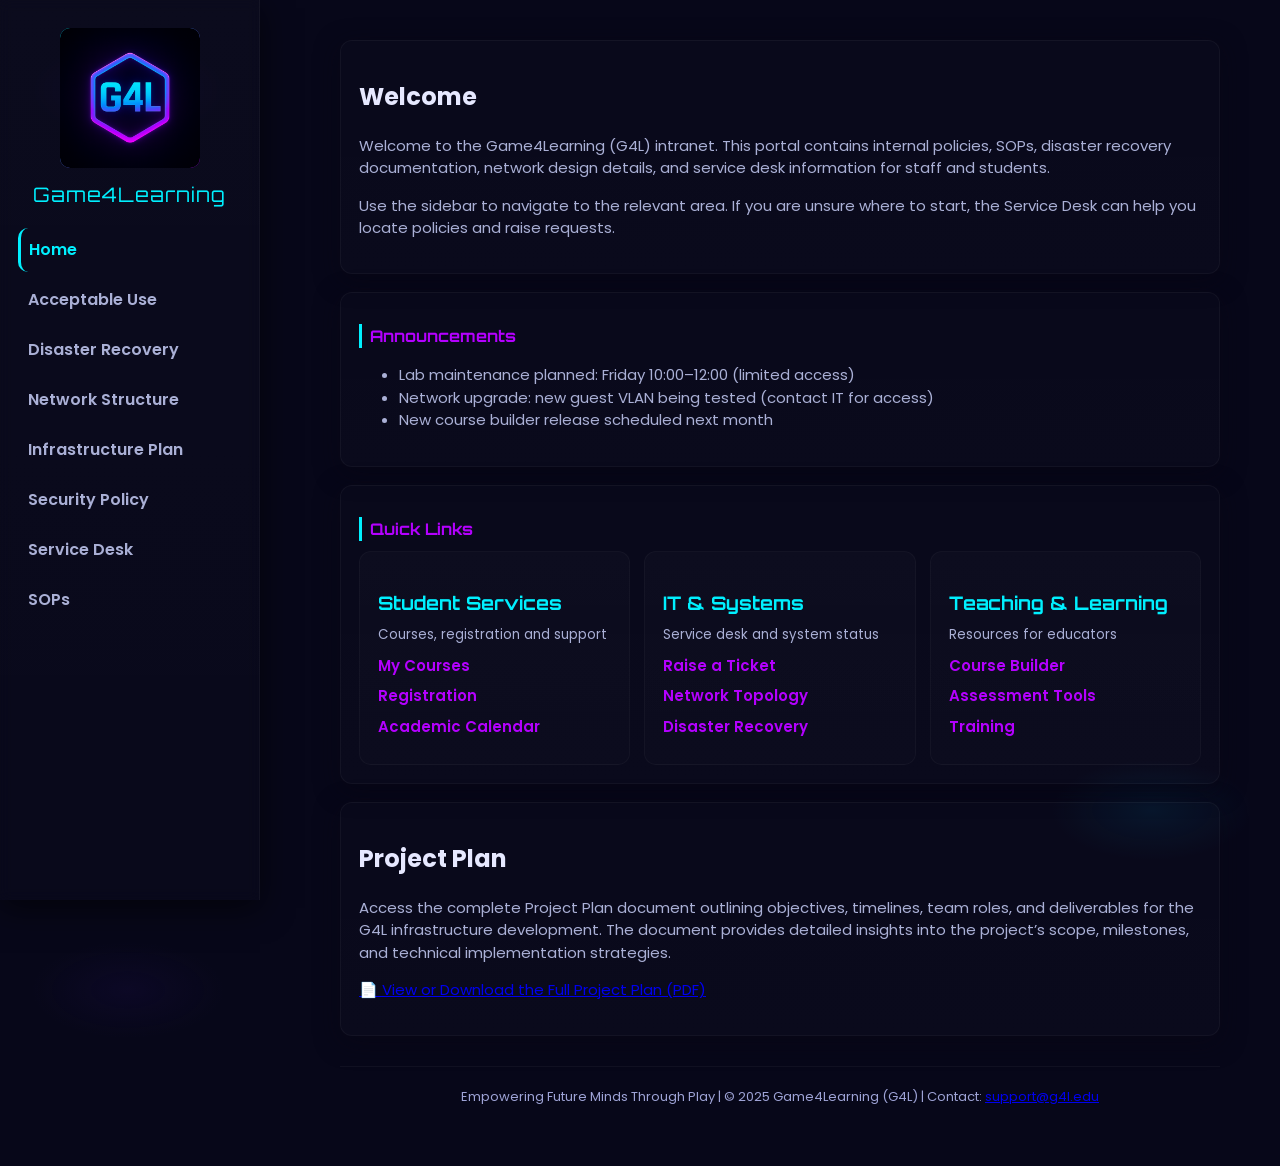
<file: index.html>
<!doctype html>
<html lang="en">
<head>
  <meta charset="utf-8">
  <meta name="viewport" content="width=device-width,initial-scale=1">
  <title>G4L Intranet | Home</title>
  <meta name="description" content="G4L internal portal for policies, DRP, SOPs, network information and service desk support.">
  <link rel="stylesheet" href="assets/css/style.css">
</head>
<body>
  <aside class="sidebar" role="complementary" aria-label="Main Navigation">
    <img src="assets/img/logo.png" alt="G4L Logo" class="logo-img">
    <div class="site-title">Game4Learning</div>
    <nav aria-label="Primary">
      <ul>
        <li><a href="index.html" class="active">Home</a></li>
        <li><a href="acceptable-use.html">Acceptable Use</a></li>
        <li><a href="drp.html">Disaster Recovery</a></li>
        <li><a href="network-structure.html">Network Structure</a></li>
        <li><a href="infrastructure.html">Infrastructure Plan</a></li>
        <li><a href="security-policy.html">Security Policy</a></li>
        <li><a href="service-desk.html">Service Desk</a></li>
        <li><a href="sop.html">SOPs</a></li>
      </ul>
    </nav>
  </aside>

  <main class="container" role="main">
<section class="card">    
    <h1>Welcome</h1>    
    <p>Welcome to the Game4Learning (G4L) intranet. This portal contains internal policies, SOPs, disaster recovery documentation, network design details, and service desk information for staff and students.</p>    <p>Use the sidebar to navigate to the relevant area. If you are unsure where to start, the Service Desk can help you locate policies and raise requests.</p>
</section>  
<section class="card">    
    <h2 class="section-title">Announcements</h2>    
    <ul>      
        <li>Lab maintenance planned: Friday 10:00–12:00 (limited access)</li>      
        <li>Network upgrade: new guest VLAN being tested (contact IT for access)</li>      <li>New course builder release scheduled next month</li>    </ul>  </section>  <section class="card">    <h2 class="section-title">Quick Links</h2>    <div class="grid">      <article class="tile">        
            <h3>Student Services</h3>        
            <small>Courses, registration and support</small>        
            <ul>          
                <li>
                    <a href="#">My Courses</a>
                </li>          
                <li>
                    <a href="#">Registration</a>
                </li>          
                <li>
                    <a href="#">Academic Calendar</a>
                </li>        
            </ul>      
        </article>      
        <article class="tile">        
            <h3>IT & Systems</h3>        
            <small>Service desk and system status</small>        
            <ul>          
                <li>
                    <a href="service-desk.html">Raise a Ticket</a>
                </li>          
                <li>
                    <a href="network-structure.html">Network Topology</a>
                </li>          
                <li>
                    <a href="drp.html">Disaster Recovery</a>
                </li>        
            </ul>      
        </article>      
        <article class="tile">        
            <h3>Teaching & Learning</h3>        
            <small>Resources for educators</small>        
            <ul>          
                <li>
                    <a href="#">Course Builder</a>
                </li>          
                <li>
                    <a href="#">Assessment Tools</a>
                </li>          
                <li>
                    <a href="#">Training</a>
                </li>        
            </ul>      
        </article>    
    </div>  
</section>
<section class="card" id="project-plan">
    <h1>Project Plan</h1>
    <p>
        Access the complete Project Plan document outlining objectives, timelines, team roles, and deliverables for the G4L infrastructure development. 
        The document provides detailed insights into the project’s scope, milestones, and technical implementation strategies.
    </p>
    <p>
        <a href="assets/docs/G4L Project Plan.pdf" target="_blank" rel="noopener noreferrer" class="download-link">
            📄 View or Download the Full Project Plan (PDF)
        </a>
    </p>
</section>

    <footer>
      Empowering Future Minds Through Play | © 2025 Game4Learning (G4L) | Contact: <a href="mailto:support@g4l.edu">support@g4l.edu</a>
    </footer>
  </main>
</body>
</html>
</file>
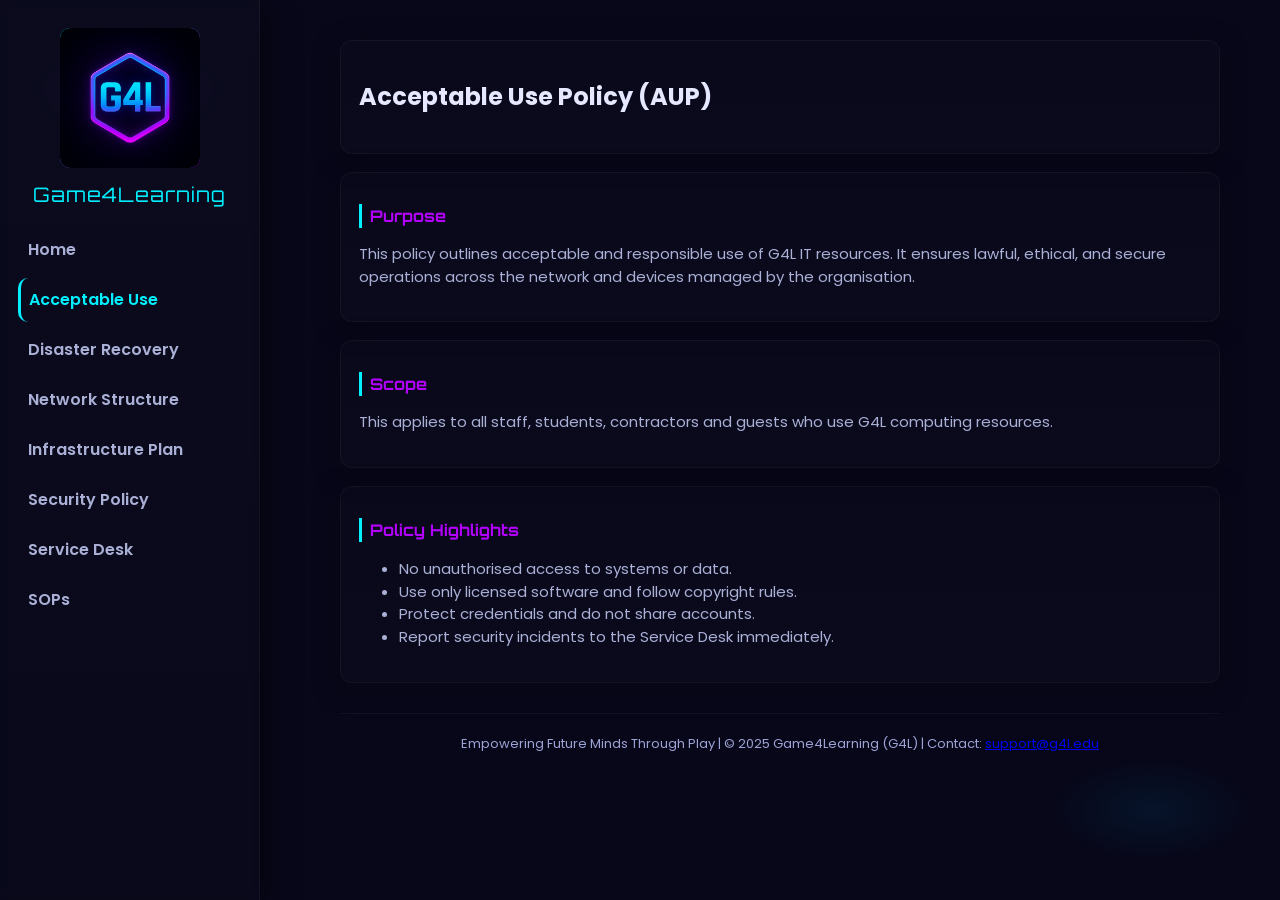
<file: acceptable-use.html>
<!doctype html>
<html lang="en">
<head>
  <meta charset="utf-8">
  <title>Acceptable Use Policy | G4L</title>
  <meta name="description" content="Game4Learning Acceptable Use Policy.">
  <link rel="stylesheet" href="assets/css/style.css">
</head>
<body>
  <aside class="sidebar" role="complementary" aria-label="Main Navigation">
    <img src="assets/img/logo.png" alt="G4L Logo" class="logo-img">
    <div class="site-title">Game4Learning</div>
    <nav aria-label="Primary">
      <ul>
        <li><a href="index.html">Home</a></li>
        <li><a href="acceptable-use.html" class="active">Acceptable Use</a></li>
        <li><a href="drp.html">Disaster Recovery</a></li>
        <li><a href="network-structure.html">Network Structure</a></li>
        <li><a href="infrastructure.html">Infrastructure Plan</a></li>
        <li><a href="security-policy.html">Security Policy</a></li>
        <li><a href="service-desk.html">Service Desk</a></li>
        <li><a href="sop.html">SOPs</a></li>
      </ul>
    </nav>
  </aside>

  <main class="container" role="main">
<section class="card">
    <h1>Acceptable Use Policy (AUP)</h1>
</section>
<section class="card">
    <h2 class="section-title">Purpose</h2>
    <p>This policy outlines acceptable and responsible use of G4L IT resources. It ensures lawful, ethical, and secure operations across the network and devices managed by the organisation.</p>
</section>
<section class="card">
    <h2 class="section-title">Scope</h2>
    <p>This applies to all staff, students, contractors and guests who use G4L computing resources.</p>
</section>
<section class="card">
    <h2 class="section-title">Policy Highlights</h2>
    <ul>
        <li>No unauthorised access to systems or data.</li>
        <li>Use only licensed software and follow copyright rules.</li>
        <li>Protect credentials and do not share accounts.</li>
        <li>Report security incidents to the Service Desk immediately.</li>
    </ul>
</section>
    <footer>
      Empowering Future Minds Through Play | © 2025 Game4Learning (G4L) | Contact: <a href="mailto:support@g4l.edu">support@g4l.edu</a>
    </footer>
  </main>
</body>
</html>
</file>
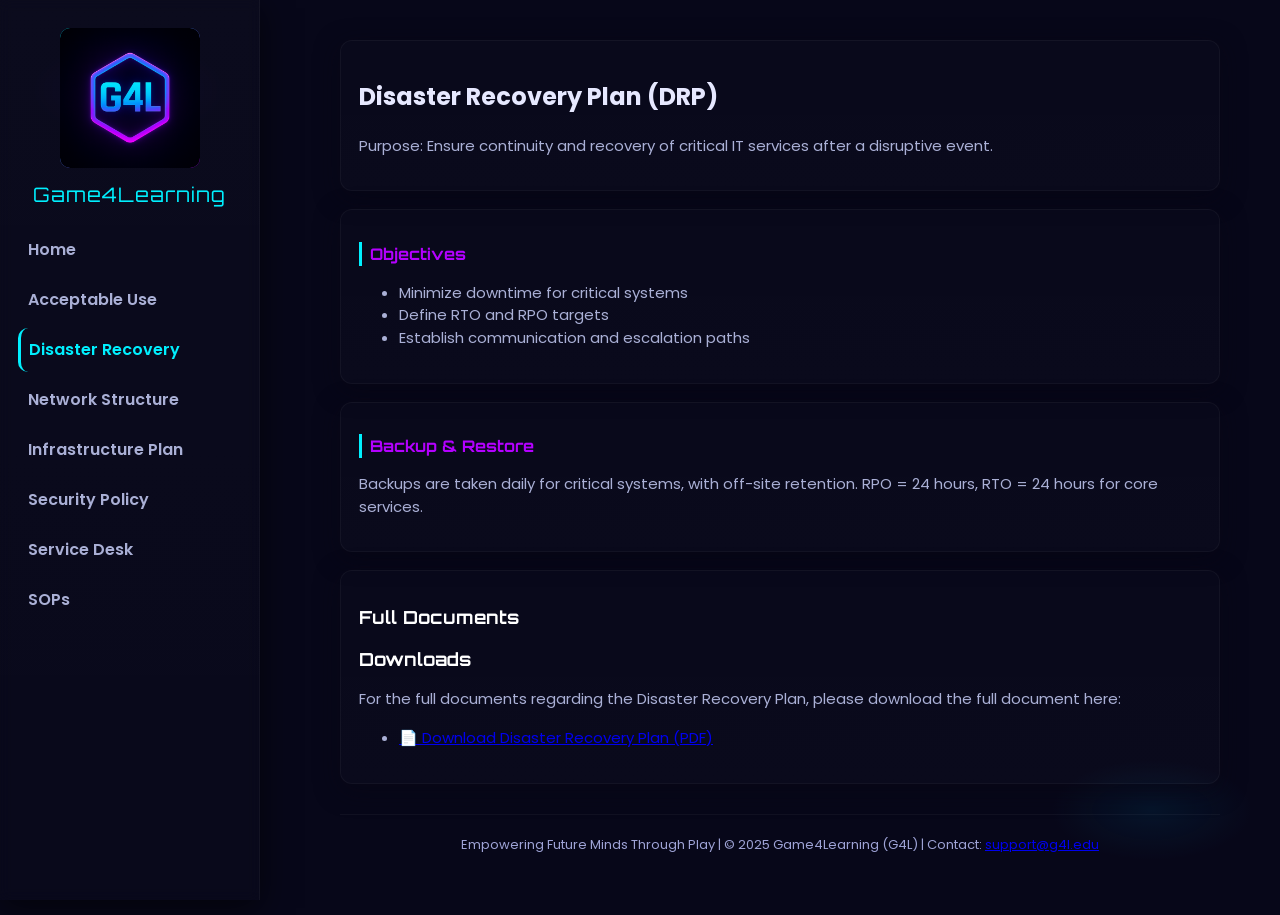
<file: drp.html>
<!doctype html>
<html lang="en">
<head>
  <meta charset="utf-8">
  <title>Disaster Recovery Plan | G4L</title>
  <meta name="description" content="Disaster Recovery Plan (DRP) for Game4Learning infrastructure.">
  <link rel="stylesheet" href="assets/css/style.css">
</head>
<body>
  <aside class="sidebar" role="complementary" aria-label="Main Navigation">
    <img src="assets/img/logo.png" alt="G4L Logo" class="logo-img">
    <div class="site-title">Game4Learning</div>
    <nav aria-label="Primary">
      <ul>
        <li><a href="index.html">Home</a></li>
        <li><a href="acceptable-use.html">Acceptable Use</a></li>
        <li><a href="drp.html" class="active">Disaster Recovery</a></li>
        <li><a href="network-structure.html">Network Structure</a></li>
        <li><a href="infrastructure.html">Infrastructure Plan</a></li>
        <li><a href="security-policy.html">Security Policy</a></li>
        <li><a href="service-desk.html">Service Desk</a></li>
        <li><a href="sop.html">SOPs</a></li>
      </ul>
    </nav>
  </aside>

  <main class="container" role="main">
<section class="card">
    <h1>Disaster Recovery Plan (DRP)</h1>
    <p>Purpose: Ensure continuity and recovery of critical IT services after a disruptive event.</p>
</section>  
<section class="card">
    <h2 class="section-title">Objectives</h2>  
    <ul>    
        <li>Minimize downtime for critical systems</li>    
        <li>Define RTO and RPO targets</li>    
        <li>Establish communication and escalation paths</li>  
    </ul>
</section>  
<section class="card">
    <h2 class="section-title">Backup & Restore</h2>  
    <p>Backups are taken daily for critical systems, with off-site retention. RPO = 24 hours, RTO = 24 hours for core services.</p>
</section>
<section class="card">
    <h2 class="downloads">Full Documents</h2>
  <h2>Downloads</h2>
  <p>
    For the full documents regarding the Disaster Recovery Plan, please download the full document here:
  </p>
  <ul>
    <li><a href="assets/docs/Disaster Recovery Plan.pdf" download>📄 Download Disaster Recovery Plan (PDF)</a></li>
  </ul>
</section>

    <footer>
      Empowering Future Minds Through Play | © 2025 Game4Learning (G4L) | Contact: <a href="mailto:support@g4l.edu">support@g4l.edu</a>
    </footer>
  </main>
</body>
</html>
</file>
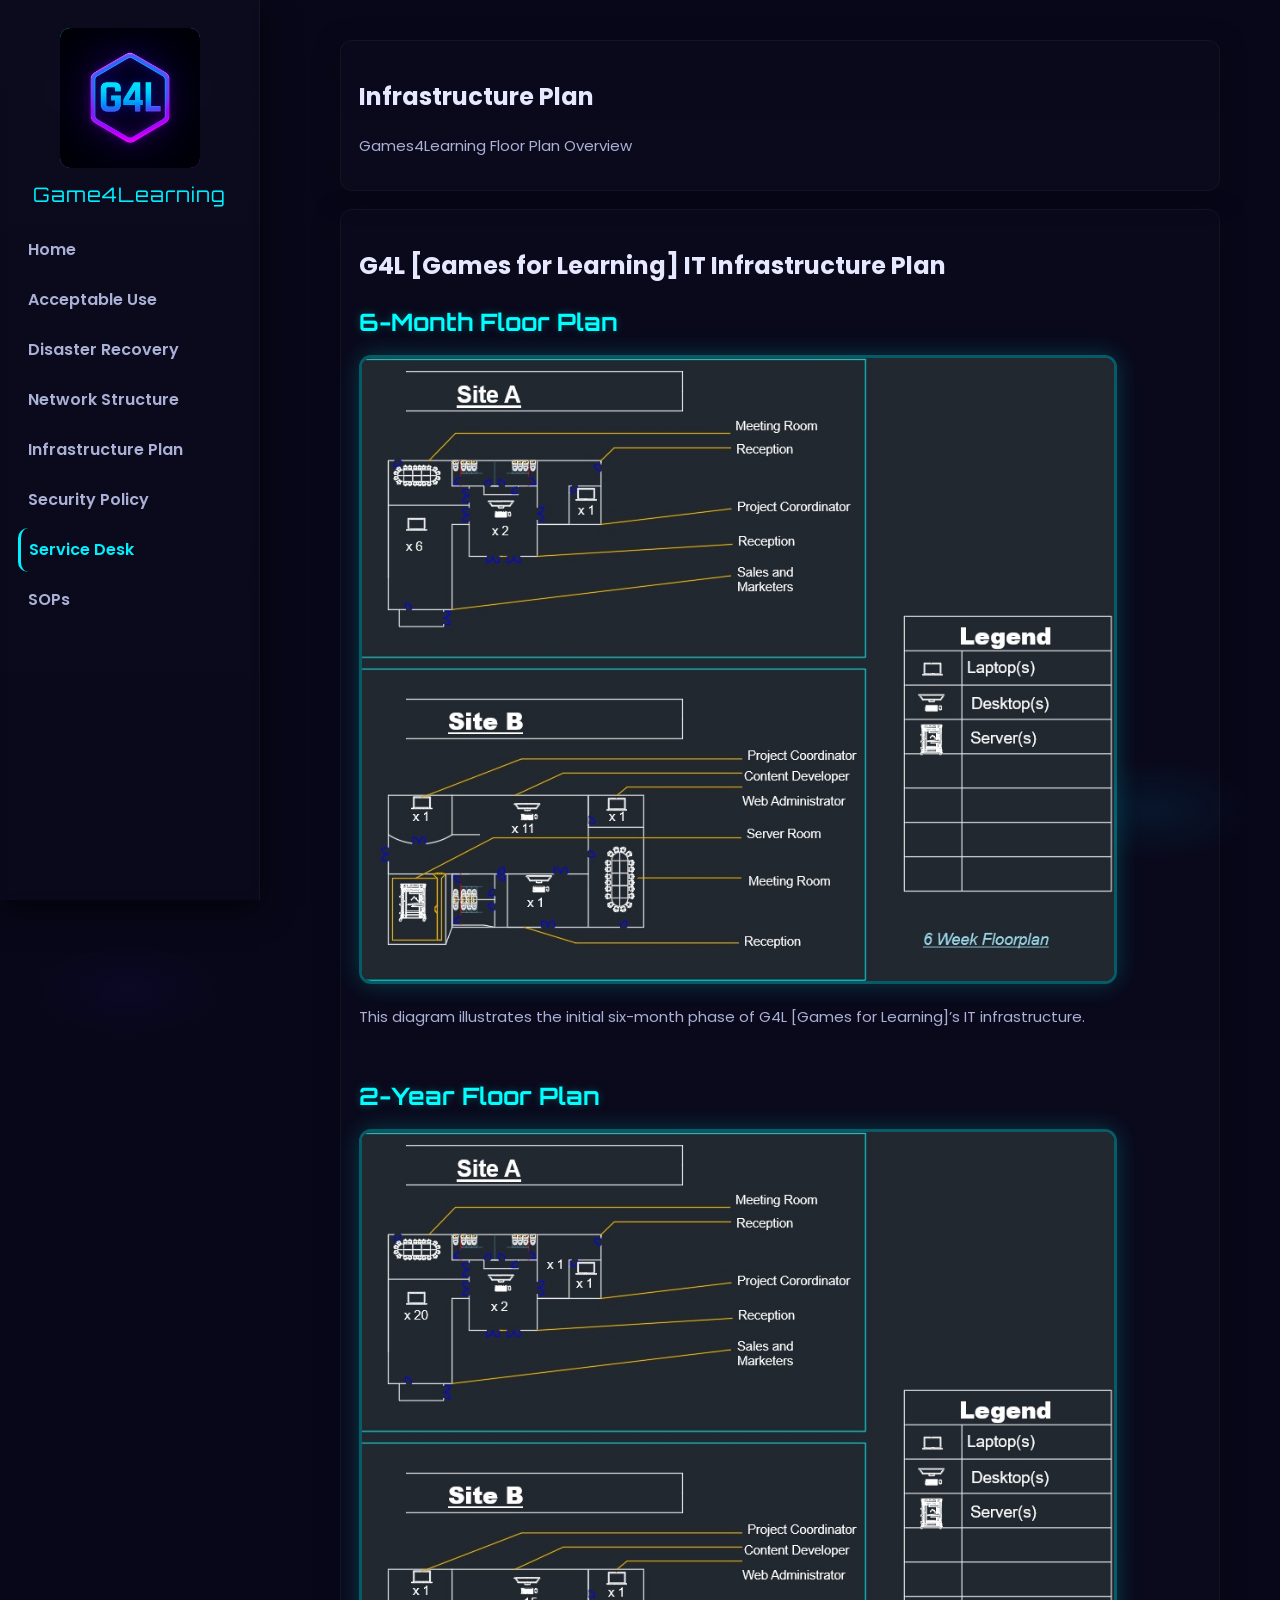
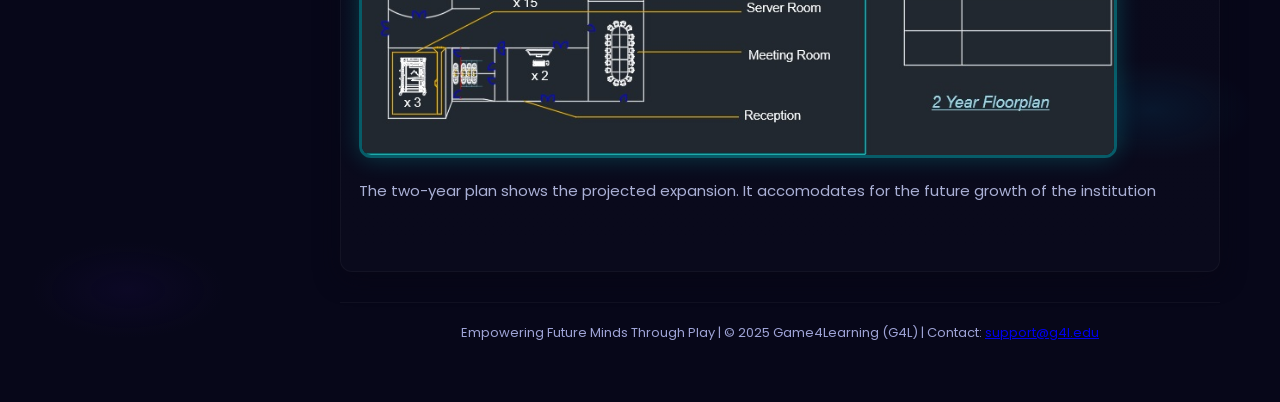
<file: infrastructure.html>
<!DOCTYPE html>
<html lang="en">
<head>
  <meta charset="UTF-8">
    <title>Infrastructure Plan | Games4Learning Intranet</title>
  <meta name="viewport" content="width=device-width, initial-scale=1.0">
  <link rel="stylesheet" href="assets/css/style.css">
</head>
<body>
<aside class="sidebar" role="complementary" aria-label="Main Navigation">
    <img src="assets/img/logo.png" alt="G4L Logo" class="logo-img">
    <div class="site-title">Game4Learning</div>
    <nav aria-label="Primary">
      <ul>
        <li><a href="index.html">Home</a></li>
        <li><a href="acceptable-use.html">Acceptable Use</a></li>
        <li><a href="drp.html">Disaster Recovery</a></li>
        <li><a href="network-structure.html">Network Structure</a></li>
        <li><a href="infrastructure.html">Infrastructure Plan</a></li>
        <li><a href="security-policy.html">Security Policy</a></li>
        <li><a href="service-desk.html" class="active">Service Desk</a></li>
        <li><a href="sop.html">SOPs</a></li>
      </ul>
    </nav>
  </aside>

    <main class="container" role="main">
  <section class="card">
    <h1>Infrastructure Plan</h1>
    <p>Games4Learning Floor Plan Overview</p>
  </section>
    
    <section class="card">
  <h1>G4L [Games for Learning] IT Infrastructure Plan</h1>

  <div class="floorplan-item">
    <h2>6-Month Floor Plan</h2>
    <img 
      src="assets/img/6weeks.jpeg" 
      alt="G4L [Games for Learning] six-month IT infrastructure layout showing current network, server, and workstation placements" 
      title="G4L [Games for Learning] 6-Month IT Infrastructure Floor Plan" 
      loading="lazy" 
      decoding="async">
    <p>This diagram illustrates the initial six-month phase of G4L [Games for Learning]’s IT infrastructure.</p>
  </div>

  <div class="floorplan-item">
    <h2>2-Year Floor Plan</h2>
    <img 
      src="assets/img/2years.jpeg" 
      alt="G4L Two-year IT infrastructure layout showcasing full expansion of servers, devices, and departmental networks" 
      title="2-Year IT Infrastructure Floor Plan" 
      loading="lazy" 
      decoding="async">
    <p>The two-year plan shows the projected expansion. It accomodates for the future growth of the institution</p>
  </div>
</section>

    <footer>
      Empowering Future Minds Through Play | © 2025 Game4Learning (G4L) | Contact: <a href="mailto:support@g4l.edu">support@g4l.edu</a>
    </footer>
  </main>
</body>
</html>
</file>
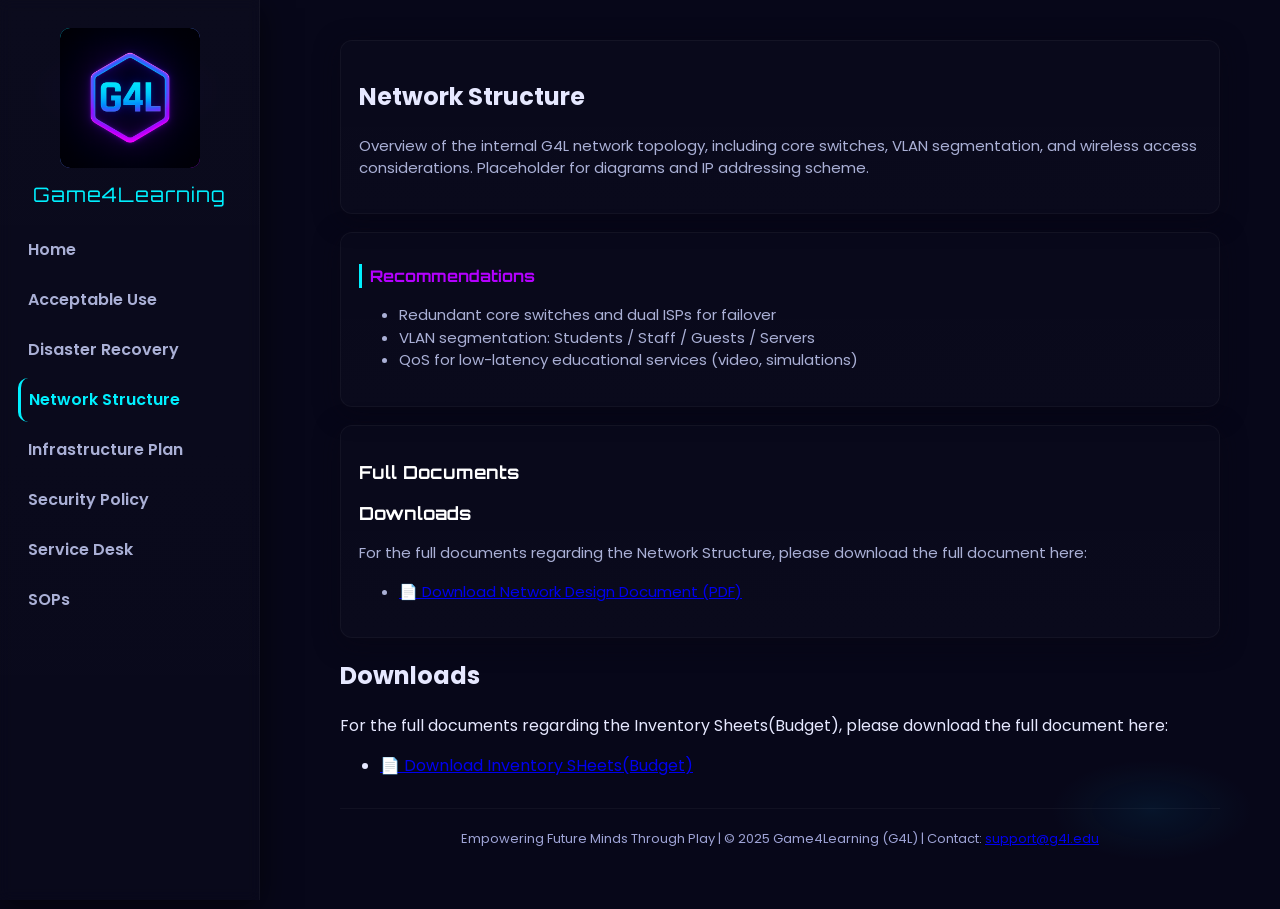
<file: network-structure.html>
<!doctype html>
<html lang="en">
<head>
  <meta charset="utf-8">
  <title>Network Structure | G4L</title>
  <meta name="description" content="Network topology and recommendations for Game4Learning.">
  <link rel="stylesheet" href="assets/css/style.css">
</head>
<body>
  <aside class="sidebar" role="complementary" aria-label="Main Navigation">
    <img src="assets/img/logo.png" alt="G4L Logo" class="logo-img">
    <div class="site-title">Game4Learning</div>
    <nav aria-label="Primary">
      <ul>
        <li><a href="index.html">Home</a></li>
        <li><a href="acceptable-use.html">Acceptable Use</a></li>
        <li><a href="drp.html">Disaster Recovery</a></li>
        <li><a href="network-structure.html" class="active">Network Structure</a></li>
        <li><a href="infrastructure.html">Infrastructure Plan</a></li>
        <li><a href="security-policy.html">Security Policy</a></li>
        <li><a href="service-desk.html">Service Desk</a></li>
        <li><a href="sop.html">SOPs</a></li>
      </ul>
    </nav>
  </aside>

  <main class="container" role="main">
<section class="card">
    <h1>Network Structure</h1>
    <p>Overview of the internal G4L network topology, including core switches, VLAN segmentation, and wireless access considerations. Placeholder for diagrams and IP addressing scheme.</p>
</section>  

<section class="card">
    <h2 class="section-title">Recommendations</h2>  
    <ul>    
        <li>Redundant core switches and dual ISPs for failover</li>    
        <li>VLAN segmentation: Students / Staff / Guests / Servers</li>    
        <li>QoS for low-latency educational services (video, simulations)</li>  
    </ul>
</section>
<section class="card">
    <h2 class="downloads">Full Documents</h2>
  <h2>Downloads</h2>
  <p>
    For the full documents regarding the Network Structure, please download the full document here:
  </p>
  <ul>
    <li><a href="assets/docs/NETWORK DESIGN DOCUMENT.pdf" download>📄 Download Network Design Document (PDF)</a></li>
  </ul>
</section>
  <h2>Downloads</h2>
  <p>
    For the full documents regarding the Inventory Sheets(Budget), please download the full document here:
  </p>
  <ul>
    <li><a href="assets/docs/G4L_Project_Budget.ods" download>📄 Download Inventory SHeets(Budget)</a></li>
  </ul>
</section>

    <footer>
      Empowering Future Minds Through Play | © 2025 Game4Learning (G4L) | Contact: <a href="mailto:support@g4l.edu">support@g4l.edu</a>
    </footer>
  </main>
</body>
</html>
</file>
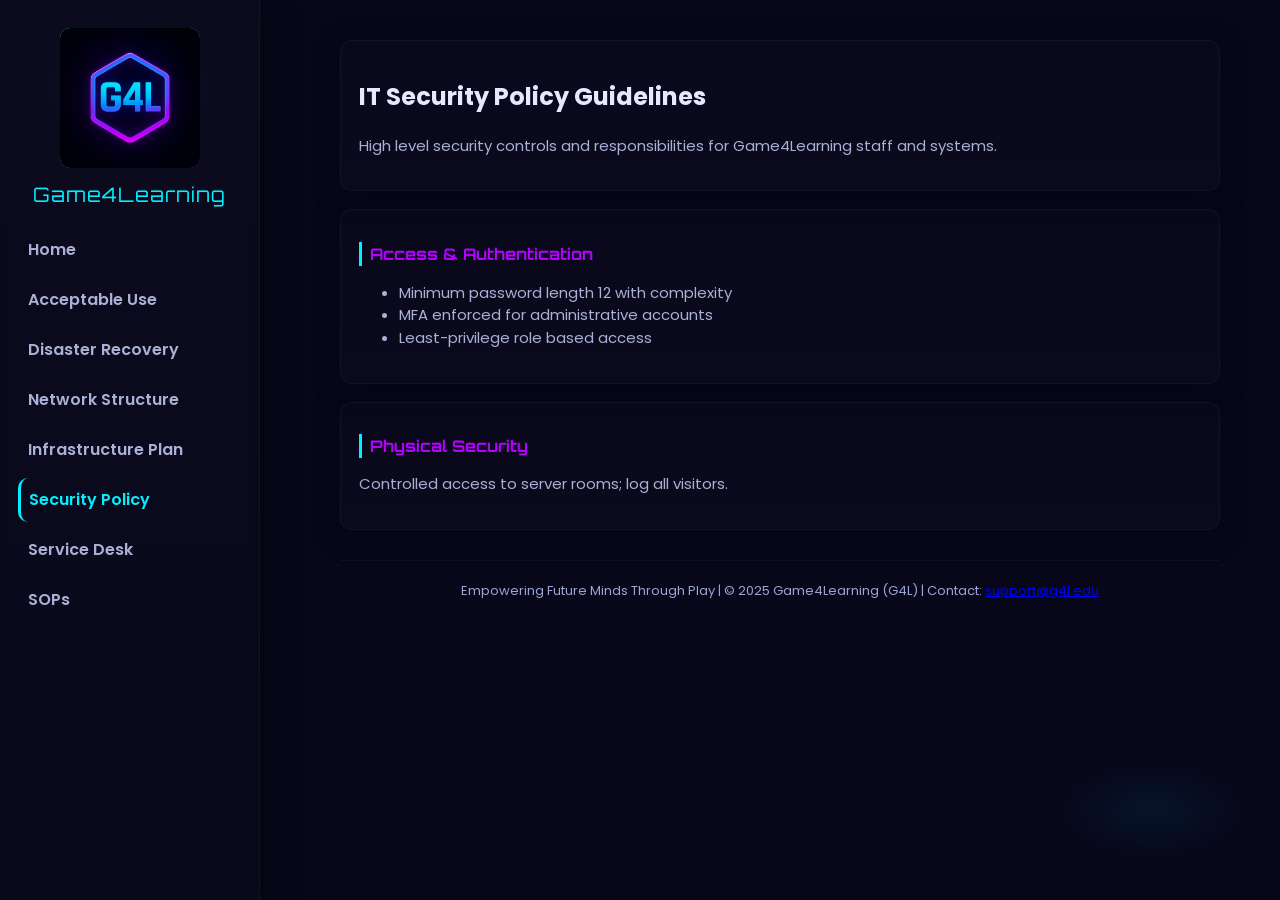
<file: security-policy.html>
<!doctype html>
<html lang="en">
<head>
  <meta charset="utf-8">
  <title>Security Policy | G4L</title>
  <meta name="description" content="Information security policies and guidance for Game4Learning.">
  <link rel="stylesheet" href="assets/css/style.css">
</head>
<body>
  <aside class="sidebar" role="complementary" aria-label="Main Navigation">
    <img src="assets/img/logo.png" alt="G4L Logo" class="logo-img">
    <div class="site-title">Game4Learning</div>
    <nav aria-label="Primary">
      <ul>
        <li><a href="index.html">Home</a></li>
        <li><a href="acceptable-use.html">Acceptable Use</a></li>
        <li><a href="drp.html">Disaster Recovery</a></li>
        <li><a href="network-structure.html">Network Structure</a></li>
        <li><a href="infrastructure.html">Infrastructure Plan</a></li>
        <li><a href="security-policy.html" class="active">Security Policy</a></li>
        <li><a href="service-desk.html">Service Desk</a></li>
        <li><a href="sop.html">SOPs</a></li>
      </ul>
    </nav>
  </aside>

  <main class="container" role="main">
<section class="card">
    <h1>IT Security Policy Guidelines</h1>
    <p>High level security controls and responsibilities for Game4Learning staff and systems.</p>
</section>  
<section class="card">
    <h2 class="section-title">Access & Authentication</h2>  
    <ul>    
        <li>Minimum password length 12 with complexity</li>    
        <li>MFA enforced for administrative accounts</li>    
        <li>Least-privilege role based access</li>  
    </ul>
</section>  
<section class="card">
    <h2 class="section-title">Physical Security</h2>
    <p>Controlled access to server rooms; log all visitors.</p>
</section>
    <footer>
      Empowering Future Minds Through Play | © 2025 Game4Learning (G4L) | Contact: <a href="mailto:support@g4l.edu">support@g4l.edu</a>
    </footer>
  </main>
</body>
</html>
</file>
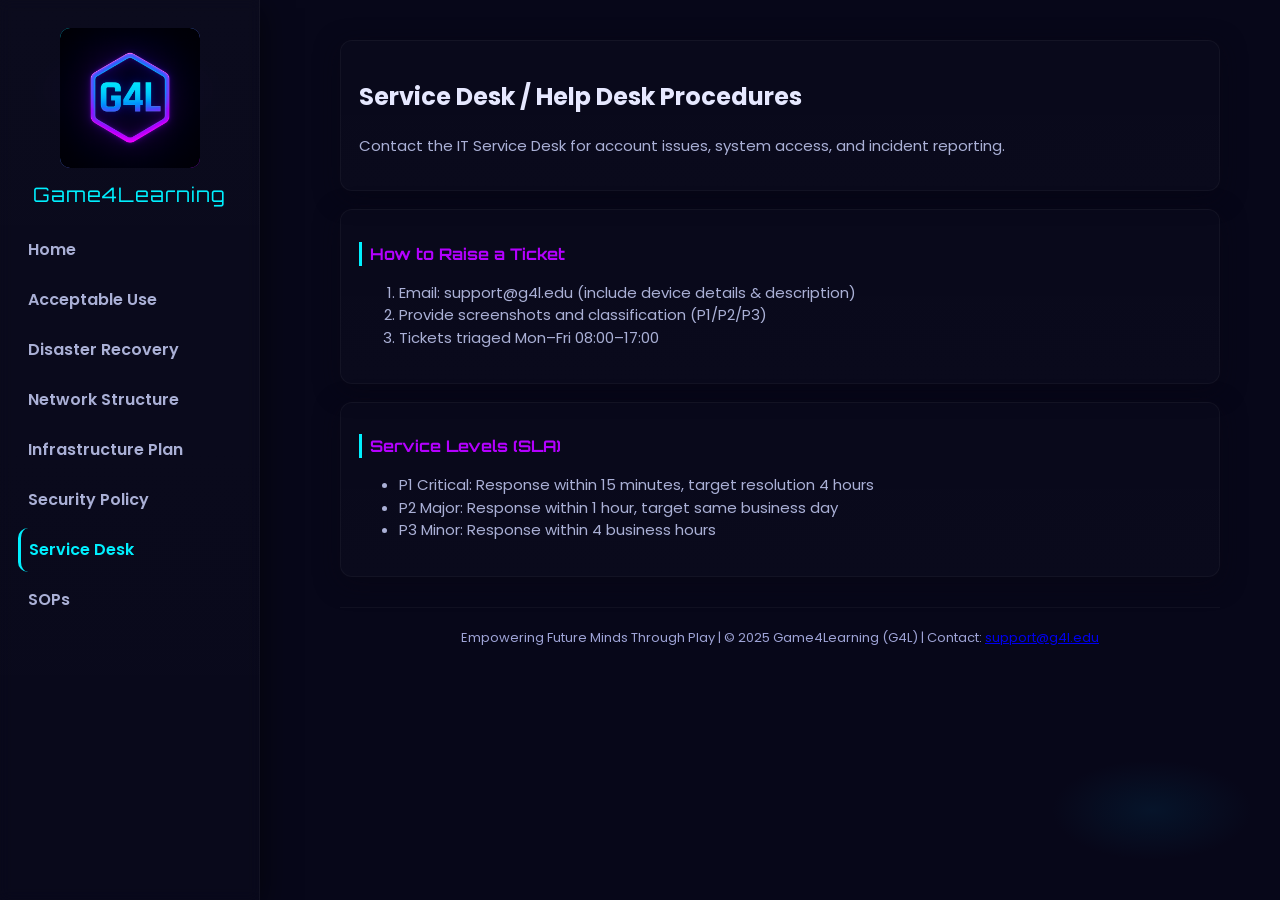
<file: service-desk.html>
<!doctype html>
<html lang="en">
<head>
  <meta charset="utf-8">
  <title>Service Desk | G4L</title>
  <meta name="description" content="Service Desk contact information, SLAs and ticketing guidance for Game4Learning.">
  <link rel="stylesheet" href="assets/css/style.css">
</head>
<body>
  <aside class="sidebar" role="complementary" aria-label="Main Navigation">
    <img src="assets/img/logo.png" alt="G4L Logo" class="logo-img">
    <div class="site-title">Game4Learning</div>
    <nav aria-label="Primary">
      <ul>
        <li><a href="index.html">Home</a></li>
        <li><a href="acceptable-use.html">Acceptable Use</a></li>
        <li><a href="drp.html">Disaster Recovery</a></li>
        <li><a href="network-structure.html">Network Structure</a></li>
        <li><a href="infrastructure.html">Infrastructure Plan</a></li>
        <li><a href="security-policy.html">Security Policy</a></li>
        <li><a href="service-desk.html" class="active">Service Desk</a></li>
        <li><a href="sop.html">SOPs</a></li>
      </ul>
    </nav>
  </aside>

  <main class="container" role="main">
<section class="card">
    <h1>Service Desk / Help Desk Procedures</h1>
    <p>Contact the IT Service Desk for account issues, system access, and incident reporting.</p>
</section>  
<section class="card">
    <h2 class="section-title">How to Raise a Ticket</h2>  
    <ol>    
        <li>Email: support@g4l.edu (include device details & description)</li>    
        <li>Provide screenshots and classification (P1/P2/P3)</li>    
        <li>Tickets triaged Mon–Fri 08:00–17:00</li>  
    </ol>
</section>  
<section class="card">
    <h2 class="section-title">Service Levels (SLA)</h2>  
    <ul>    
        <li>P1 Critical: Response within 15 minutes, target resolution 4 hours</li>    
        <li>P2 Major: Response within 1 hour, target same business day</li>    
        <li>P3 Minor: Response within 4 business hours</li>  
    </ul>
</section>
    <footer>
      Empowering Future Minds Through Play | © 2025 Game4Learning (G4L) | Contact: <a href="mailto:support@g4l.edu">support@g4l.edu</a>
    </footer>
  </main>
</body>
</html>
</file>
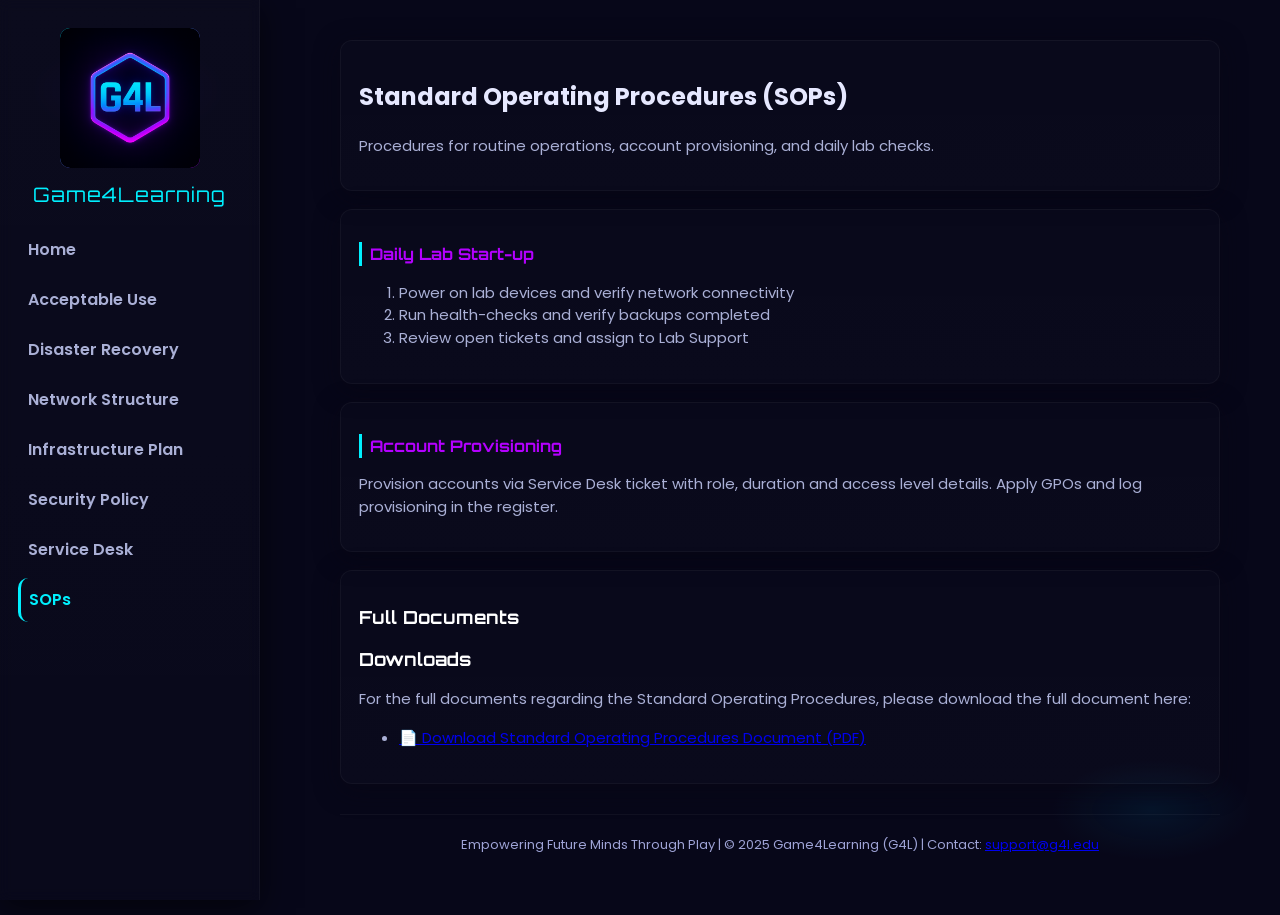
<file: sop.html>
<!doctype html>
<html lang="en">
<head>
  <meta charset="utf-8">
  <title>Standard Operating Procedures | G4L</title>
  <meta name="description" content="Standard Operating Procedures for routine IT operations and lab management at Game4Learning.">
  <link rel="stylesheet" href="assets/css/style.css">
</head>
<body>
  <aside class="sidebar" role="complementary" aria-label="Main Navigation">
    <img src="assets/img/logo.png" alt="G4L Logo" class="logo-img">
    <div class="site-title">Game4Learning</div>
    <nav aria-label="Primary">
      <ul>
        <li><a href="index.html">Home</a></li>
        <li><a href="acceptable-use.html">Acceptable Use</a></li>
        <li><a href="drp.html">Disaster Recovery</a></li>
        <li><a href="network-structure.html">Network Structure</a></li>
        <li><a href="infrastructure.html">Infrastructure Plan</a></li>
        <li><a href="security-policy.html">Security Policy</a></li>
        <li><a href="service-desk.html">Service Desk</a></li>
        <li><a href="sop.html" class="active">SOPs</a></li>
      </ul>
    </nav>
  </aside>

  <main class="container" role="main">
<section class="card">
    <h1>Standard Operating Procedures (SOPs)</h1>
    <p>Procedures for routine operations, account provisioning, and daily lab checks.</p>
</section>  
<section class="card">
    <h2 class="section-title">Daily Lab Start-up</h2>  
    <ol>    
        <li>Power on lab devices and verify network connectivity</li>    
        <li>Run health-checks and verify backups completed</li>    
        <li>Review open tickets and assign to Lab Support</li>  
    </ol>
</section>  
<section class="card">
    <h2 class="section-title">Account Provisioning</h2>  
    <p>Provision accounts via Service Desk ticket with role, duration and access level details. Apply GPOs and log provisioning in the register.</p>
</section>
<section class="card">
    <h2 class="downloads">Full Documents</h2>
  <h2>Downloads</h2>
  <p>
    For the full documents regarding the Standard Operating Procedures, please download the full document here:
  </p>
  <ul>
    <li><a href="assets/docs/SOP.pdf" download>📄 Download Standard Operating Procedures Document (PDF)</a></li>
  </ul>
</section>
    <footer>
      Empowering Future Minds Through Play | © 2025 Game4Learning (G4L) | Contact: <a href="mailto:support@g4l.edu">support@g4l.edu</a>
    </footer>
  </main>
</body>
</html>
</file>
<file: assets/css/style.css>
/* G4L (Game4Learning) Intranet - Single Theme (Gaming Neon) */
/* Shared stylesheet for all pages */

@import url('https://fonts.googleapis.com/css2?family=Orbitron:wght@400;700&family=Poppins:wght@300;400;600&display=swap');

:root{
  --bg:#070719;
  --panel:#0f1020;
  --muted:#aab0d6;
  --accent-1:#00f0ff; /* cyan */
  --accent-2:#b400ff; /* magenta */
  --accent-3:#6be34b; /* green accent */
  --border: rgba(255,255,255,0.04);
  --glass: rgba(255,255,255,0.02);
  --radius:12px;
  --max-width:1100px;
}

*{box-sizing:border-box}
html,body{height:100%}
body{
  margin:0;
  font-family: 'Poppins', system-ui, -apple-system, "Segoe UI", Roboto, "Helvetica Neue", Arial;
  background: radial-gradient(1200px 600px at 10% 10%, rgba(20,10,60,0.35), transparent 8%),
              radial-gradient(1000px 500px at 90% 90%, rgba(0,80,120,0.18), transparent 10%),
              var(--bg);
  color: #e6e8ff;
  -webkit-font-smoothing:antialiased;
  -moz-osx-font-smoothing:grayscale;
  line-height:1.5;
}

/* Layout */
.sidebar{
  position:fixed;
  top:0; left:0; bottom:0;
  width:260px;
  padding:28px 18px;
  background:linear-gradient(180deg, rgba(255,255,255,0.02), rgba(255,255,255,0.01));
  border-right:1px solid var(--border);
  backdrop-filter: blur(6px);
  box-shadow: 0 8px 30px rgba(0,0,0,0.6);
  overflow:auto;
}

.logo-img{display:block;margin:0 auto 12px auto;width:140px;height:140px;object-fit:contain;border-radius:10px;background:linear-gradient(135deg,var(--accent-1),var(--accent-2));box-shadow:0 6px 18px rgba(0,240,255,0.08) inset}
.site-title{font-family:'Orbitron', sans-serif;text-align:center;color:var(--accent-1);margin:8px 0 18px;font-size:20px;letter-spacing:1px}

/* nav */
nav ul{list-style:none;padding:0;margin:0}
nav li{margin:6px 0}
nav a{
  display:flex;align-items:center;gap:10px;
  color:var(--muted);text-decoration:none;
  padding:10px;border-radius:10px;
  transition:all .18s ease;
  font-weight:600;
}
nav a:hover{color:var(--accent-1);background:var(--glass);transform:translateX(4px);box-shadow:0 6px 20px rgba(0,0,0,0.6)}

/* active */
nav a.active{color:var(--accent-1);border-left:3px solid var(--accent-1);padding-left:8px}

/* main area */
.container{
  margin-left:300px;
  padding:40px;
  max-width:var(--max-width);
  width:calc(100% - 320px);
  margin-right:auto;
}

header h1{font-family:'Orbitron',sans-serif;color:var(--accent-2);font-size:28px;margin-bottom:6px;text-shadow:0 0 12px rgba(180,0,255,0.12)}
header p{color:var(--muted);margin-bottom:20px}

/* Panels */
.card{
  background: linear-gradient(180deg, rgba(255,255,255,0.01), rgba(255,255,255,0.015));
  border:1px solid var(--border);
  padding:18px;border-radius:12px;margin-bottom:18px;
  box-shadow: 0 6px 24px rgba(8,6,20,0.6);
}
.card h2{font-family:'Orbitron',sans-serif;color:#fff;margin-bottom:10px;font-size:18px}
.card p, .card li{color:var(--muted);font-size:15px}

/* quick links grid */
.grid{display:grid;grid-template-columns:repeat(auto-fit,minmax(220px,1fr));gap:14px}
.tile{
  background:linear-gradient(180deg, rgba(255,255,255,0.02), rgba(255,255,255,0.01));
  border:1px solid rgba(255,255,255,0.03);
  padding:18px;border-radius:12px;
  transition:transform .18s ease, box-shadow .18s ease;
  position:relative;overflow:hidden;
}
.tile:hover{transform:translateY(-6px);box-shadow:0 18px 40px rgba(0,0,0,0.6)}
.tile h3{font-family:'Orbitron',sans-serif;margin-bottom:8px;color:var(--accent-1)}
.tile small{display:block;color:var(--muted);margin-bottom:10px}

/* links inside tile */
.tile ul{list-style:none;padding:0;margin:0}
.tile li{margin:8px 0}
.tile a{color:var(--accent-2);text-decoration:none;font-weight:600}
.tile a:hover{text-decoration:underline;color:var(--accent-1)}

/* footer */
footer{margin-top:30px;color:#9ea3d6;font-size:13px;text-align:center;padding:20px 0;border-top:1px solid var(--border)}

/* headings and semantics */
h2.section-title{font-size:16px;font-family:'Orbitron',sans-serif;color:var(--accent-2);margin-bottom:10px;padding-left:8px;border-left:3px solid var(--accent-1)}

.downloads a {
  h2.section-title{
    font-size:16px;
    font-family:'Orbitron',sans-serif;
    color:var(--accent-2);
    margin-bottom:10px;
    padding-left:8px;
    border-left:3px solid var(--accent-1)
  }
}

.downloads a:hover {
  background: var(--accent-magenta);
  color: #fff;
}

/* ================================
   Floor Plans Section Styles
   ================================ */
.floorplan-item {
  margin-bottom: 50px;
}

.floorplan-item h2 {
  color: #00ffff;
  font-size: 1.5em;
  margin-bottom: 15px;
  text-shadow: 0 0 8px #00ffff44;
}

.floorplan-item img {
  width: 90%;
  max-width: 900px;
  height: auto;
  border: 3px solid #00ffff55;
  border-radius: 12px;
  box-shadow: 0 0 25px #00ffff33;
  transition: transform 0.3s ease, box-shadow 0.3s ease;
}

.floorplan-item img:hover {
  transform: scale(1.03);
  box-shadow: 0 0 40px #00ffff55;
}


/* responsive */
@media (max-width:900px){
  .sidebar{position:relative;width:100%;height:auto;display:flex;flex-direction:row;gap:14px;padding:12px;overflow:visible}
  .logo-img{width:60px;height:60px}
  .site-title{font-size:14px}
  .container{margin-left:0;padding:18px;width:100%}
}
</file>
